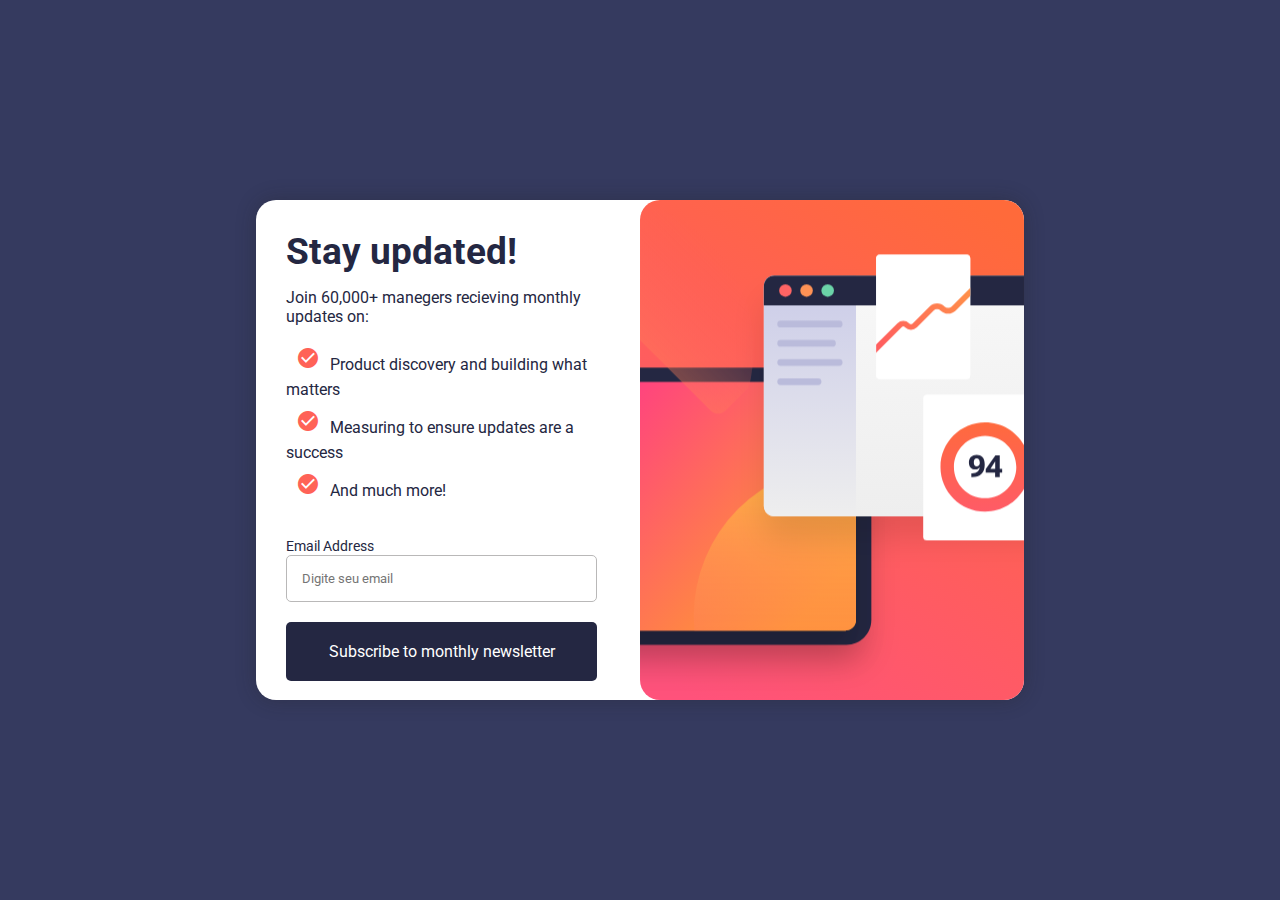
<file: index.html>
<!DOCTYPE html>
<html lang="en">
<head>
    <meta charset="UTF-8">
    <meta name="viewport" content="width=device-width, initial-scale=1.0">
    
    <link href="https://fonts.googleapis.com/icon?family=Material+Icons" rel="stylesheet">
    <link rel="shortcut icon" href="image/favicon-32x32.png" type="image/x-icon">
    <link rel="stylesheet" href="style/style.css" media="all">
    <link rel="stylesheet" href="estilos/mediaquery.css">
    
    <title>Newsletter form</title>
</head>
<body>
    <main>
        <section>
        <div id="divimg">
        
        </div>
        
        <div id="formulario">
            <h1>Stay updated!</h1>
            <p>Join 60,000+ manegers recieving monthly updates on:</p>
            <div id="divicon">
                <p><span class="material-icons" id="firsticon">check_circle</span>Product discovery and building what matters</p>
                <p><span class="material-icons">check_circle</span>Measuring to ensure updates are a success</p>
                <p><span class="material-icons" id="lasticon">check_circle</span>And much more!</p>
            </div>

        <form id= "iform" action="success.html" method="post" autocomplete="on">
            <div class="diviinput">
                <label for="iemail" id="labelemail">Email Address</label>
                <input type="email" name="email" id="iemail" required autocomplete="email" placeholder="Digite seu email">
                <label for="isubmit"></label>
                <input type="submit" name="submit" id="isubmit" value="Subscribe to monthly newsletter">
            </div>
        </form>
        </div>
        </section>
    </main>
    <script src="script.js"></script>
</body>
</html>
</file>
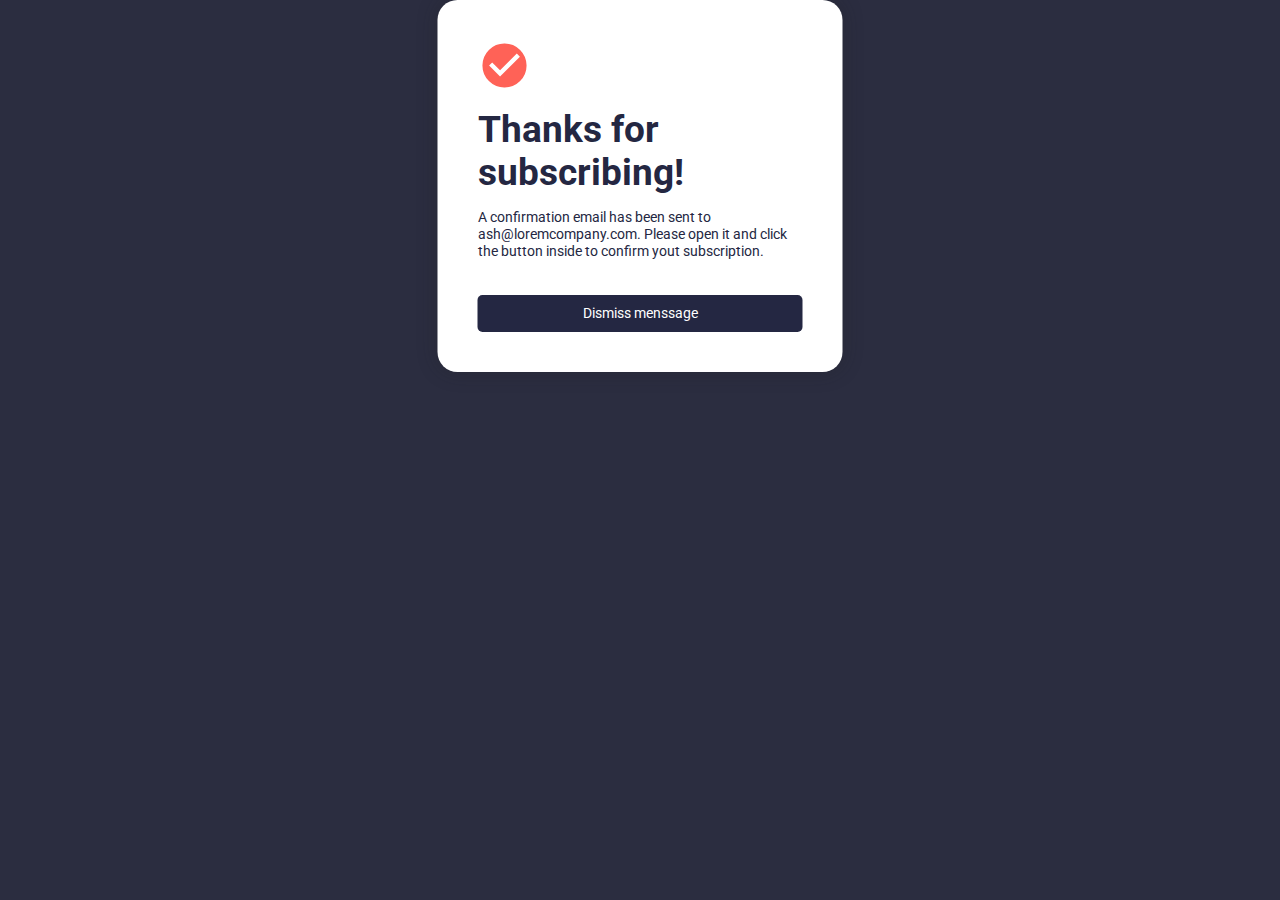
<file: success.html>
<!DOCTYPE html>
<html lang="en">
<head>
    <meta charset="UTF-8">
    <meta name="viewport" content="width=device-width, initial-scale=1.0">
    <title>Thanks for subscribing</title>
    <link rel="stylesheet" href="style/stylesuccesspage.css">
    <link href="https://fonts.googleapis.com/icon?family=Material+Icons" rel="stylesheet">
</head>
<body>
    <main>
    <section>
        <div id="divicon">
            <p><span class="material-icons" id="firsticon">check_circle
        </div>
        <h1>Thanks for subscribing!</h1>
        <p>A confirmation email has been sent to ash@loremcompany.com. Please open it and click the button inside to confirm yout subscription.</p>
      <form id= "iform" action="index.html" method="post" autocomplete="on">
        <div class="diviinput">
            <label for="isubmit"></label>
            <input type="submit" name="submit" id="isubmit" value="Dismiss menssage">
        </div>  
    </section>

    <script>
        document.getElementById("iform").onsubmit = function() {
            window.location.href = "index.html"

            return false
        }
    </script>
    
</main>
</body>
</html>
</file>
<file: style/style.css>
@charset "UTF-8";
@import url('https://fonts.googleapis.com/css2?family=Roboto:wght@400;700&display=swap');

* {
    margin: 0px;
    padding: 0px;
    font-family: 'Roboto', sans-serif;
    box-sizing: border-box;
   
}

body{
    background-color: rgb(46, 46, 46);
    font-size: 16px;
    color: hsl(234, 29%, 20%);
}

h1{
    color: hsl(234, 29%, 20%);
    padding-bottom: 15px;
    
    font-size: 2.3em;
}

main {
    position: relative;
    height: 100vh;
    width: 100vw;
    
    
}

div#divimg {
    background: url(../image/illustration-sign-up-mobile.svg) no-repeat;
    height: 300px;
    width: 100%;
}

div#formulario {
    padding: 7px;
}

section {
   
    margin: 0 auto;
    background-color: rgb(255, 255, 255);
    width: 350px;
    height: auto;
    align-self: center;
    box-sizing: border-box;
    box-shadow: 0px 0px 20px rgba(31, 31, 31, 0.308);
    
}

div#divicon > p {
    font-size: 1em;
}

#divicon {
    
}

span.material-icons {
    color: hsl(4, 100%, 67%);
    padding: 10px;
}

span#firsticon {
    padding-top: 20px;
}

span#lasticon {
    padding-bottom: 40px;
}

label#labelemail {
    font-size: 0.9em;
}

input#iemail {
    width: 100%;
    box-sizing: border-box;
    border-radius: 5px;
    border: 1px solid rgb(185, 184, 184);
    padding: 15px;
    
}

input#isubmit {
    width: 100%;
    box-sizing: border-box;
    margin-top: 20px;
    font-size: 1.0em;
    padding: 20px;
    border-radius: 5px;
    border-style: none;
    background-color: hsl(234, 29%, 20%);
    color: white;
    transition: .3s;
    cursor: pointer;
}

input#isubmit:hover {
    box-shadow: 0px 0px 10px hsl(4, 100%, 67%);
    background-color: hsl(4, 100%, 67%);
}
</file>
<file: estilos/mediaquery.css>
@charset "UTF-8";

/* Typical Device Breakpoints 2023
Mobile: 360 x 640.
Mobile: 375 x 667.
Mobile: 360 x 720.
iPhone X: 375 x 812.
Pixel 2: 411 x 731.
Tablet: 768 x 1024.
Laptop: 1366 x 768.
High-res laptop or desktop: 1920 x 1080.
*/

@media screen and (min-width: 768px) and (max-width: 1024px) { /*TABLET*/
    /*main {
        margin: 0 auto;
        background-color: rgb(255, 255, 255);
        width: 500px;
        height: 100vh;
        align-self: center;
        box-sizing: border-box;
        
    }*/
}


@media screen and (min-width: 1024px) { /*DESKTOP+*/
    body {
        background-color: hsl(233, 29%, 29%);
        
    }

    main {
        position: relative;
        
    }

    div#divimg {
        background: url(../image/illustration-sign-up-desktop.svg) no-repeat center center;
        float: right;
        width: 50%;
        height: 100%;
        border-radius: 20px;
        
        box-sizing: border-box;
        background-size: cover;
        display: block
    }

    

    div#formulario {
        width: 50%;
        padding: 30px;
        align-content: center;
    }

    section {
        position: absolute;
        top: 50%;
        left: 50%;
        
        background-color: rgb(255, 255, 255);
        width: 1024px;
        height: 500px;
        
        
        border-radius: 20px;
        box-sizing: border-box;
        width: 60vw;
        transform: translate( -50%, -50%);
        transition: width .3, height .3;
        transition-timing-function: ease;

    div.diviinput {
       box-sizing: border-box;
    }

    input#iemail {
        width: 96%;
        box-sizing: border-box;
        border-radius: 5px;
        border: 1px solid rgb(185, 184, 184);
        padding: 15px;
        
    }
    
    input#isubmit {
        width: 96%;
        box-sizing: border-box;
        margin-top: 20px;
        font-size: 1.0em;
        padding: 20px;
        border-radius: 5px;
        border-style: none;
        background-color: hsl(234, 29%, 20%);
        color: white;
    }

    
}
}
</file>
<file: style/stylesuccesspage.css>
@charset "UTF-8";
@import url('https://fonts.googleapis.com/css2?family=Roboto:wght@400;700&display=swap');

* {
    margin: 0px;
    padding: 0px;
    font-family: 'Roboto', sans-serif;
    box-sizing: border-box;
   
}

body{
    background-color: hsl(235, 20%, 21%);
    font-size: 16px;
    color: hsl(234, 29%, 20%);
}

main {
    position: relative;
    height: 100vh;
    width: 100vw;
       
}

h1{
    color: hsl(234, 29%, 20%);
    padding-bottom: 15px;
    
    font-size: 2.3em;
}

div#divicon {
    align-content: center;
}

span.material-icons {
    color: hsl(4, 100%, 67%);
    font-size: 3.3em;
    padding-bottom: 15px;
    
}

section {
    position: absolute;
    top: 0%;
    left: 50%;
    
    background-color: rgb(255, 255, 255);
    padding: 40px;
    width: 405px;
    height: auto;
    align-self: center;
    box-sizing: border-box;
    border-radius: 20px;
    box-shadow: 0px 0px 20px rgba(31, 31, 31, 0.308);
    transform: translate( -50%);
}

section > p {
    font-size: 0.9em;
    padding-bottom: 15px;
}

input#isubmit {
    width: 100%;
    box-sizing: border-box;
    margin-top: 20px;
    font-size: 0.9em;
    padding: 10px;
    border-radius: 5px;
    border-style: none;
    background-color: hsl(234, 29%, 20%);
    color: white;
    transition: .3s;
    cursor: pointer;
}

input#isubmit:hover {
    box-shadow: 0px 0px 10px hsl(4, 100%, 67%);
    background-color: hsl(4, 100%, 67%);
}
</file>
